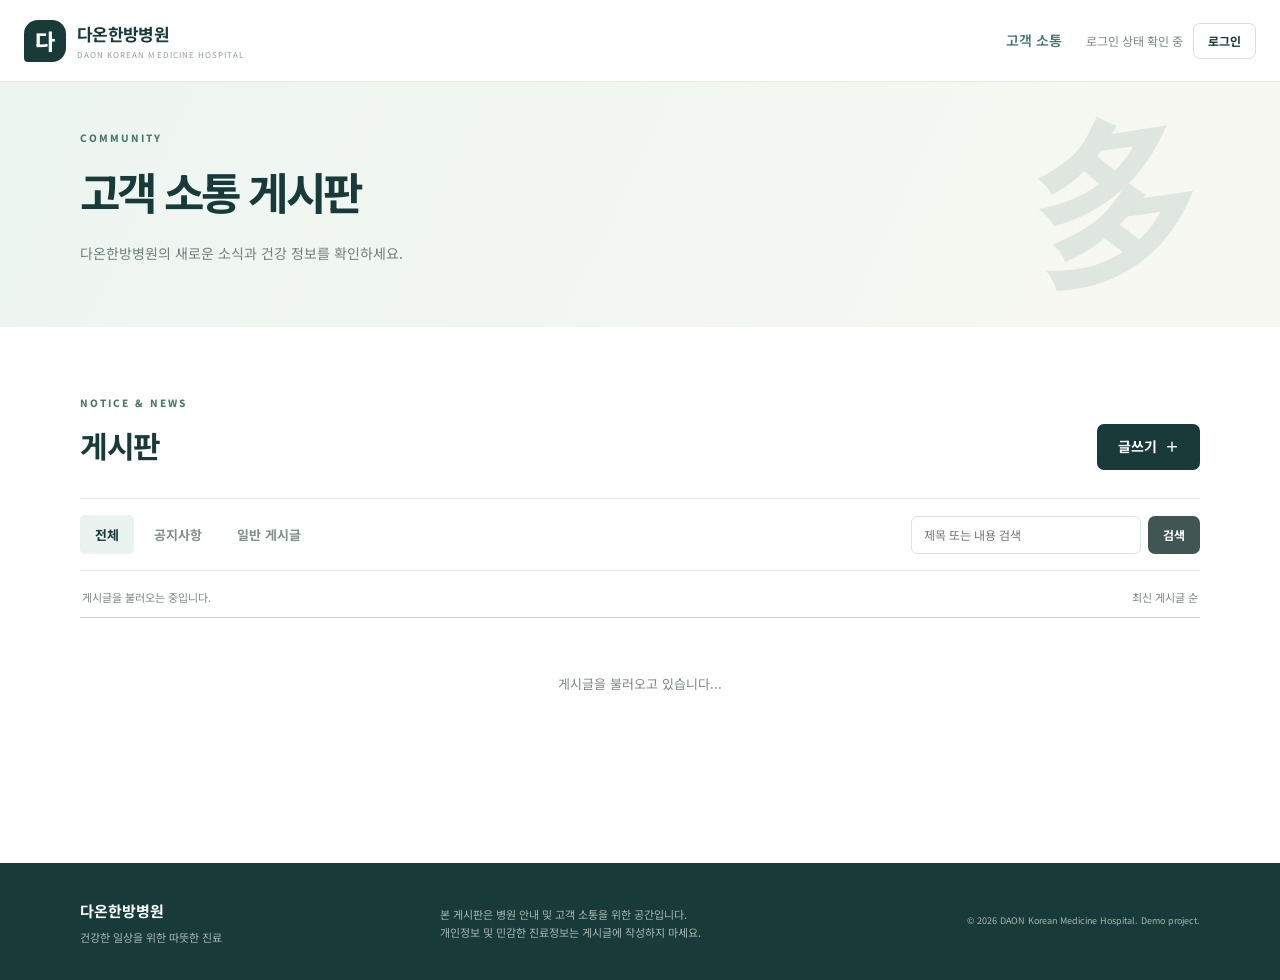
<file: index.html>
<!DOCTYPE html>
<html lang="ko">
<head>
  <meta charset="UTF-8">
  <meta name="viewport" content="width=device-width, initial-scale=1.0">
  <meta name="description" content="다온한방병원 고객 소통 게시판">
  <title>고객 소통 게시판 | 다온한방병원</title>
  <link rel="preconnect" href="https://fonts.googleapis.com">
  <link rel="preconnect" href="https://fonts.gstatic.com" crossorigin>
  <link href="https://fonts.googleapis.com/css2?family=Noto+Sans+KR:wght@400;500;600;700;800&display=swap" rel="stylesheet">
  <link rel="stylesheet" href="css/style.css">
</head>
<body>
  <header class="site-header">
    <div class="header-inner">
      <a class="brand" href="index.html"><span class="brand-mark">다</span><span><strong>다온한방병원</strong><small>DAON KOREAN MEDICINE HOSPITAL</small></span></a>
      <nav class="main-nav" aria-label="주요 메뉴">
        <a href="index.html" class="active">고객 소통</a>
        <a href="admin.html" id="adminNav" hidden>관리자</a>
      </nav>
      <div class="header-actions">
        <span id="userStatus" class="user-status">로그인 상태 확인 중</span>
        <a id="loginLink" class="button button-outline button-small" href="login.html">로그인</a>
        <button id="logoutButton" class="button button-outline button-small" hidden>로그아웃</button>
      </div>
    </div>
  </header>

  <main>
    <section class="page-hero">
      <div class="container hero-inner">
        <div>
          <p class="eyebrow">COMMUNITY</p>
          <h1>고객 소통 게시판</h1>
          <p>다온한방병원의 새로운 소식과 건강 정보를 확인하세요.</p>
        </div>
        <div class="hero-symbol" aria-hidden="true">多</div>
      </div>
    </section>

    <section class="container board-section">
      <div class="section-heading">
        <div><p class="eyebrow">NOTICE & NEWS</p><h2>게시판</h2></div>
        <a class="button button-primary" href="post.html">글쓰기 <span aria-hidden="true">＋</span></a>
      </div>

      <div class="board-toolbar">
        <div class="board-tabs" role="group" aria-label="게시글 종류">
          <button class="tab-button active" data-filter="all">전체</button>
          <button class="tab-button" data-filter="notice">공지사항</button>
          <button class="tab-button" data-filter="general">일반 게시글</button>
        </div>
        <form id="searchForm" class="search-form">
          <label class="sr-only" for="searchInput">게시글 검색</label>
          <input id="searchInput" type="search" placeholder="제목 또는 내용 검색">
          <button class="button button-dark button-small" type="submit">검색</button>
        </form>
      </div>

      <div class="board-meta"><span id="postCount">게시글을 불러오는 중입니다.</span><span>최신 게시글 순</span></div>
      <div id="postList" class="post-list" aria-live="polite">
        <div class="loading-state">게시글을 불러오고 있습니다...</div>
      </div>
      <div id="emptyState" class="empty-state" hidden>등록된 게시글이 없습니다.</div>
      <div id="boardMessage" class="message" role="status"></div>
    </section>
  </main>

  <footer class="site-footer">
    <div class="container footer-inner">
      <div><strong>다온한방병원</strong><p>건강한 일상을 위한 따뜻한 진료</p></div>
      <p>본 게시판은 병원 안내 및 고객 소통을 위한 공간입니다.<br>개인정보 및 민감한 진료정보는 게시글에 작성하지 마세요.</p>
      <small>© 2026 DAON Korean Medicine Hospital. Demo project.</small>
    </div>
  </footer>

  <script src="config.js"></script>
  <script type="module" src="js/board.js"></script>
</body>
</html>
</file>
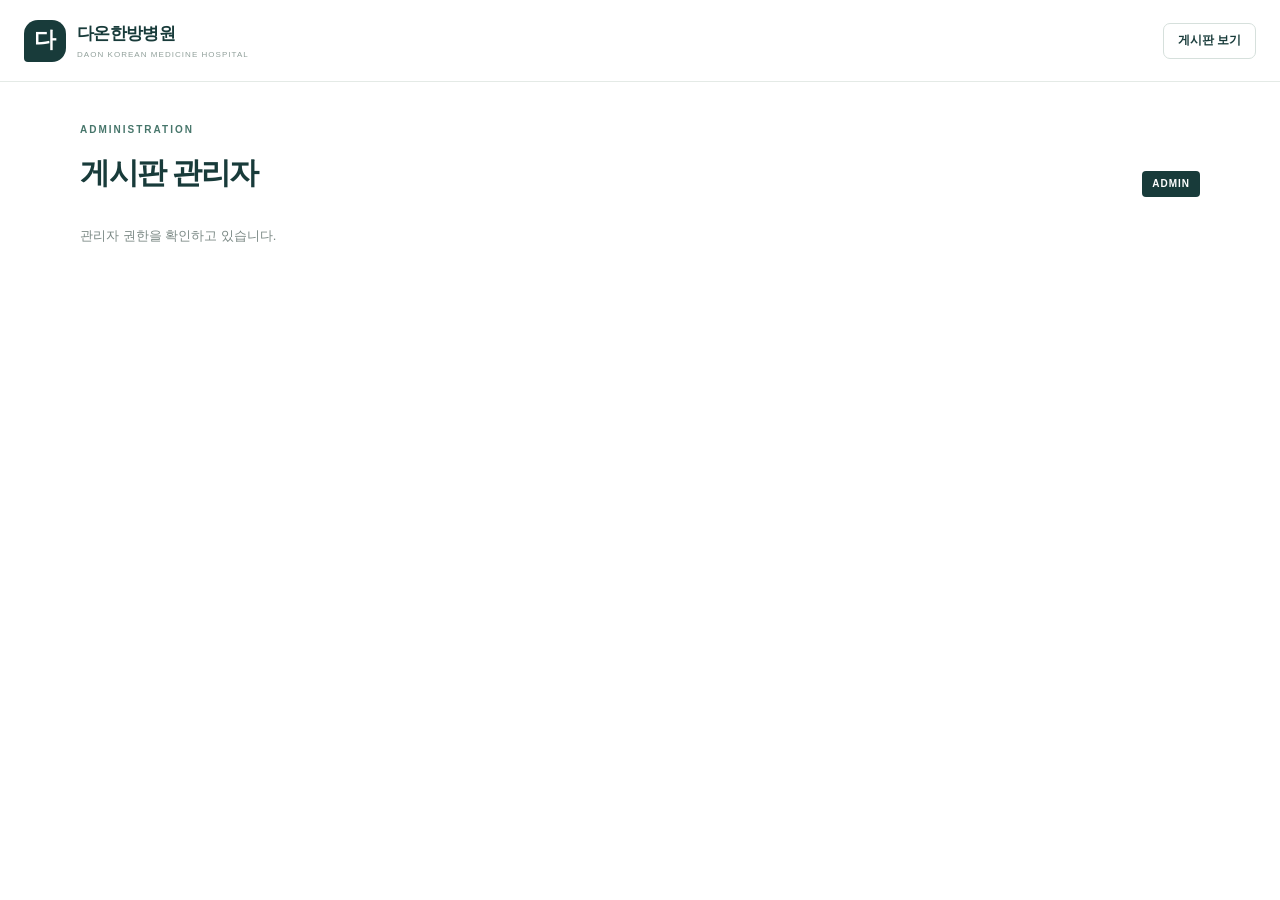
<file: admin.html>
<!DOCTYPE html>
<html lang="ko">
<head>
  <meta charset="UTF-8"><meta name="viewport" content="width=device-width, initial-scale=1.0">
  <title>관리자 페이지 | 다온한방병원</title><link rel="stylesheet" href="css/style.css">
</head>
<body>
  <header class="site-header"><div class="header-inner">
    <a class="brand" href="index.html"><span class="brand-mark">다</span><span><strong>다온한방병원</strong><small>DAON KOREAN MEDICINE HOSPITAL</small></span></a>
    <a class="button button-outline button-small" href="index.html">게시판 보기</a>
  </div></header>
  <main class="container content-main">
    <div class="section-heading"><div><p class="eyebrow">ADMINISTRATION</p><h1>게시판 관리자</h1></div><span class="admin-pill">ADMIN</span></div>
    <div id="adminNotice" class="message" role="status">관리자 권한을 확인하고 있습니다.</div>
    <section id="adminPanel" hidden>
      <div class="admin-summary"><div><span>전체 게시글</span><strong id="totalPosts">-</strong></div><div><span>공지사항</span><strong id="totalNotices">-</strong></div><div><span>전체 댓글</span><strong id="totalComments">-</strong></div></div>
      <div class="admin-table-wrap"><table class="admin-table"><thead><tr><th>종류</th><th>제목</th><th>작성일</th><th>관리</th></tr></thead><tbody id="adminPostRows"></tbody></table></div>
      <p class="form-help">공지 전환과 게시글 삭제를 관리할 수 있습니다. 회원의 관리자 권한은 Supabase SQL 편집기에서 안전하게 부여합니다.</p>
    </section>
  </main>
  <script src="config.js"></script>
  <script type="module" src="js/admin.js"></script>
</body>
</html>
</file>
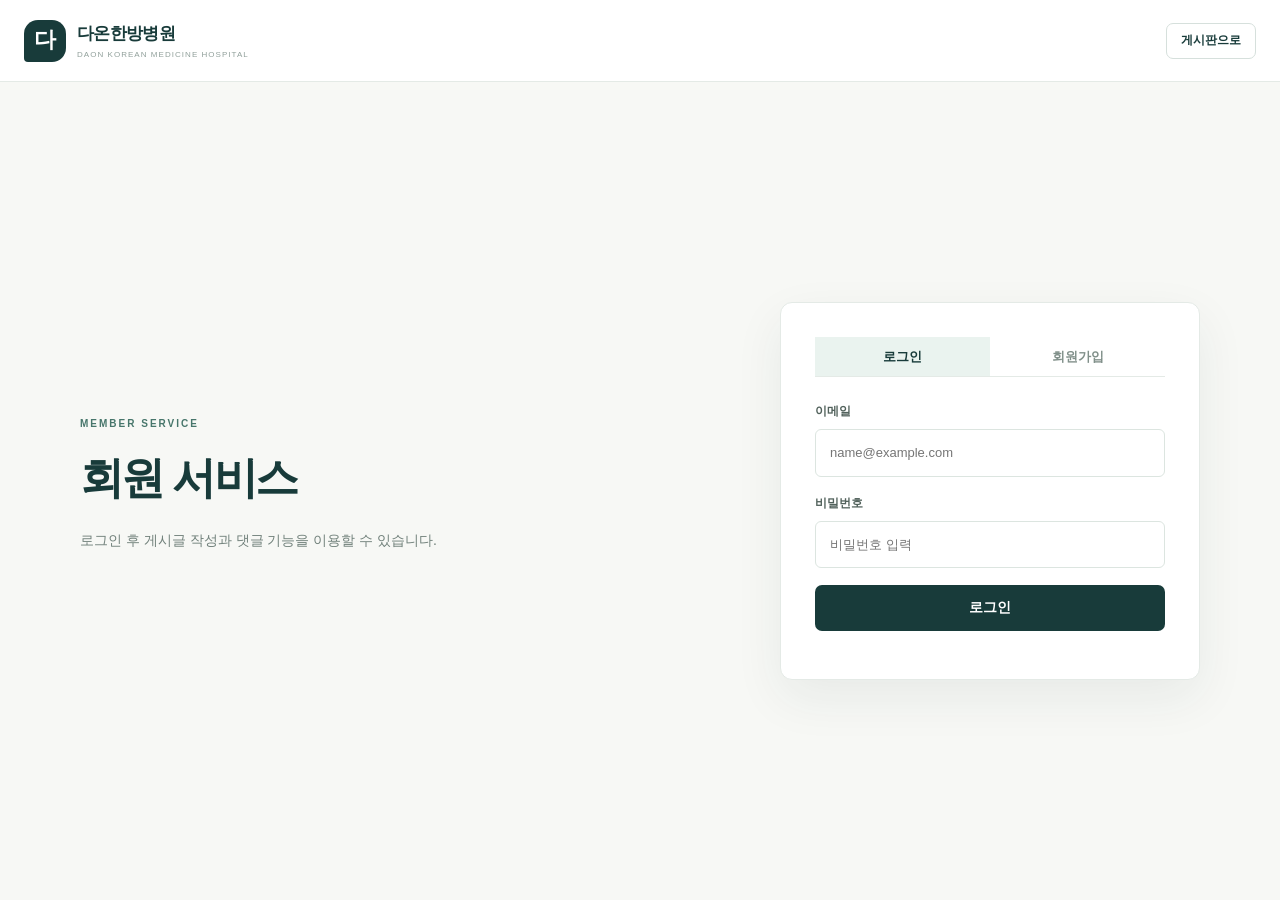
<file: login.html>
<!DOCTYPE html>
<html lang="ko">
<head>
  <meta charset="UTF-8"><meta name="viewport" content="width=device-width, initial-scale=1.0">
  <title>로그인 및 회원가입 | 다온한방병원</title>
  <link rel="stylesheet" href="css/style.css">
</head>
<body class="auth-page">
  <header class="site-header"><div class="header-inner">
    <a class="brand" href="index.html"><span class="brand-mark">다</span><span><strong>다온한방병원</strong><small>DAON KOREAN MEDICINE HOSPITAL</small></span></a>
    <a class="button button-outline button-small" href="index.html">게시판으로</a>
  </div></header>
  <main class="auth-main container">
    <div class="auth-intro"><p class="eyebrow">MEMBER SERVICE</p><h1>회원 서비스</h1><p>로그인 후 게시글 작성과 댓글 기능을 이용할 수 있습니다.</p></div>
    <section class="auth-card">
      <div class="auth-tabs">
        <button class="tab-button active" data-auth-tab="login">로그인</button>
        <button class="tab-button" data-auth-tab="signup">회원가입</button>
      </div>
      <form id="loginForm" class="form-stack">
        <label>이메일<input type="email" id="loginEmail" autocomplete="email" required placeholder="name@example.com"></label>
        <label>비밀번호<input type="password" id="loginPassword" autocomplete="current-password" required minlength="6" placeholder="비밀번호 입력"></label>
        <button class="button button-primary button-full" type="submit">로그인</button>
      </form>
      <form id="signupForm" class="form-stack" hidden>
        <label>이름 또는 닉네임<input type="text" id="signupName" required maxlength="30" placeholder="게시판에 표시할 이름"></label>
        <label>이메일<input type="email" id="signupEmail" autocomplete="email" required placeholder="name@example.com"></label>
        <label>비밀번호<input type="password" id="signupPassword" autocomplete="new-password" required minlength="8" placeholder="8자 이상 입력"></label>
        <button class="button button-primary button-full" type="submit">회원가입</button>
        <p class="form-help">가입 후 이메일 인증이 필요한 경우, 받은 메일의 인증 링크를 눌러 주세요.</p>
      </form>
      <div id="authMessage" class="message" role="status"></div>
    </section>
  </main>
  <script src="config.js"></script>
  <script type="module" src="js/auth.js"></script>
</body>
</html>
</file>
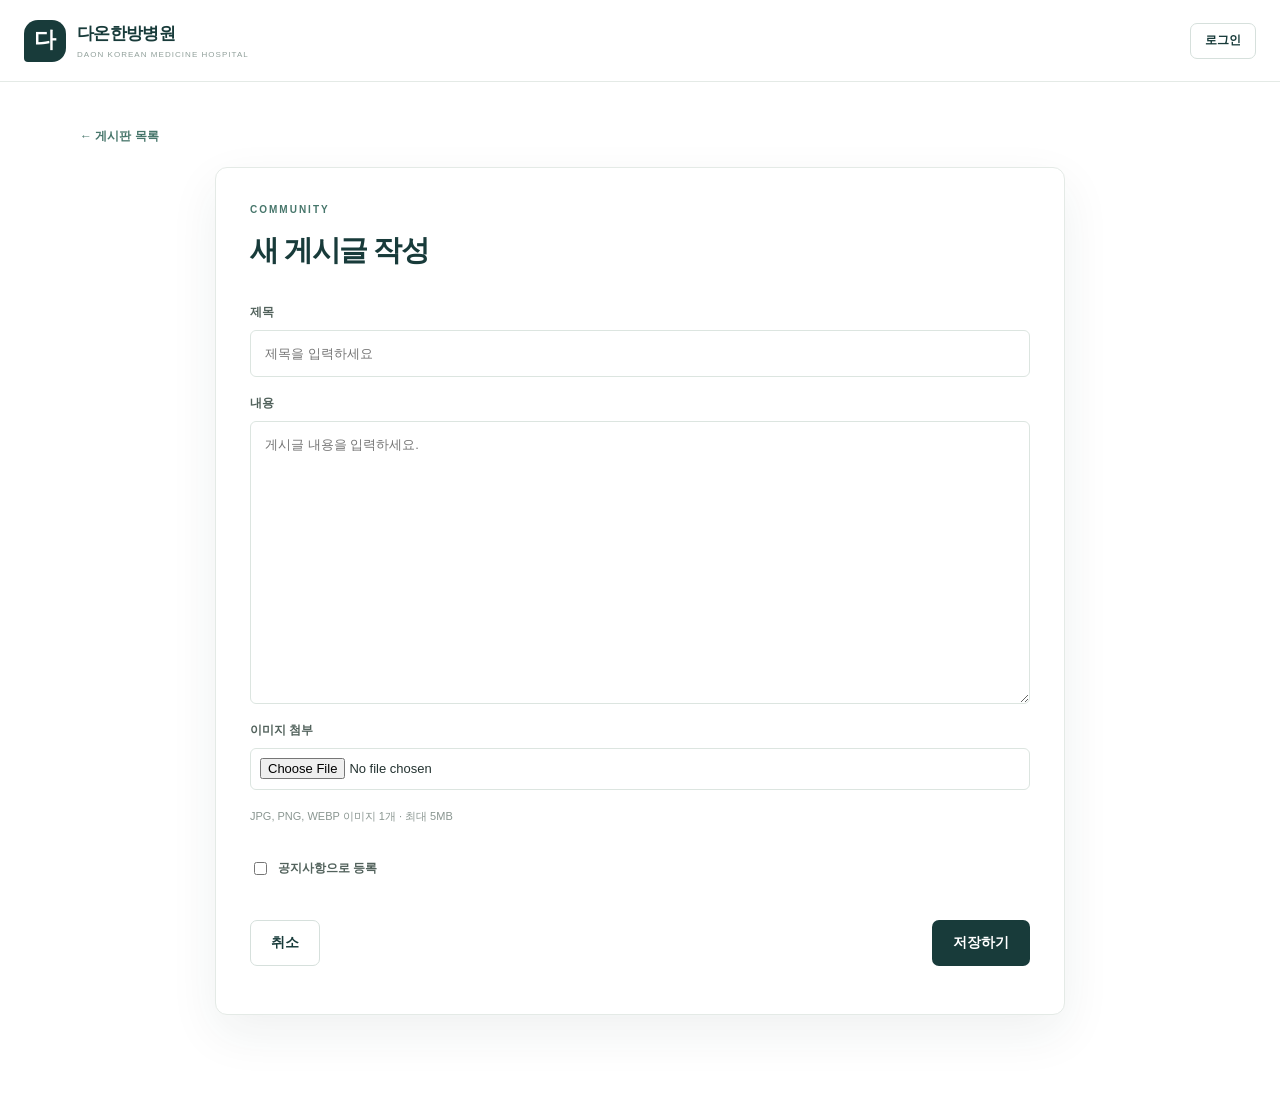
<file: post.html>
<!DOCTYPE html>
<html lang="ko">
<head>
  <meta charset="UTF-8"><meta name="viewport" content="width=device-width, initial-scale=1.0">
  <title>게시글 | 다온한방병원</title><link rel="stylesheet" href="css/style.css">
</head>
<body>
  <header class="site-header"><div class="header-inner">
    <a class="brand" href="index.html"><span class="brand-mark">다</span><span><strong>다온한방병원</strong><small>DAON KOREAN MEDICINE HOSPITAL</small></span></a>
    <div class="header-actions"><span id="userStatus" class="user-status"></span><a id="loginLink" class="button button-outline button-small" href="login.html">로그인</a><button id="logoutButton" class="button button-outline button-small" hidden>로그아웃</button></div>
  </div></header>
  <main class="container content-main">
    <a class="back-link" href="index.html">← 게시판 목록</a>
    <section class="editor-card">
      <p class="eyebrow">COMMUNITY</p><h1 id="editorHeading">새 게시글 작성</h1>
      <form id="postForm" class="form-stack">
        <label>제목<input id="postTitle" type="text" maxlength="120" required placeholder="제목을 입력하세요"></label>
        <label>내용<textarea id="postContent" rows="12" required maxlength="10000" placeholder="게시글 내용을 입력하세요."></textarea></label>
        <label class="file-field">이미지 첨부 <input id="postImage" type="file" accept="image/jpeg,image/png,image/webp"></label>
        <p class="form-help">JPG, PNG, WEBP 이미지 1개 · 최대 5MB</p>
        <div id="existingImage" class="existing-image"></div>
        <label id="noticeOption" class="check-label" hidden><input id="isNotice" type="checkbox"> 공지사항으로 등록</label>
        <div class="form-actions"><a class="button button-outline" href="index.html">취소</a><button class="button button-primary" type="submit">저장하기</button></div>
      </form>
      <div id="postMessage" class="message" role="status"></div>
    </section>
    <section id="postDetail" class="detail-card" hidden>
      <div id="detailContent"></div>
      <div class="form-actions"><a class="button button-outline" href="index.html">목록으로</a><div id="ownerActions" class="inline-actions" hidden><a id="editPost" class="button button-outline" href="#">수정</a><button id="deletePost" class="button button-danger">삭제</button></div></div>
      <div class="comment-section"><h2>댓글 <span id="commentCount">0</span></h2>
        <form id="commentForm" class="comment-form"><label class="sr-only" for="commentInput">댓글 입력</label><textarea id="commentInput" rows="3" maxlength="1000" placeholder="댓글을 입력하세요." required></textarea><button class="button button-primary" type="submit">댓글 등록</button></form>
        <div id="commentList" class="comment-list"></div>
      </div>
    </section>
  </main>
  <script src="config.js"></script>
  <script type="module" src="js/post.js"></script>
</body>
</html>
</file>
<file: css/style.css>
/* =========================
   다온한방병원 게시판 공통 스타일
   색상과 간격은 :root에서 쉽게 변경할 수 있습니다.
========================= */
:root {
  --navy: #183b3a;
  --green: #47766b;
  --mint: #eaf3ef;
  --cream: #f7f8f5;
  --ink: #243331;
  --muted: #7b8985;
  --line: #e4eae6;
  --white: #fff;
  --danger: #bd4a4a;
  --shadow: 0 18px 50px rgba(24, 59, 58, .07);
}
* { box-sizing: border-box; }
body { margin: 0; color: var(--ink); background: #fff; font-family: "Noto Sans KR", sans-serif; line-height: 1.65; }
a { color: inherit; text-decoration: none; }
button, input, textarea { font: inherit; }
button { cursor: pointer; }
[hidden] { display: none !important; }
.container { width: min(1120px, calc(100% - 48px)); margin-inline: auto; }
.sr-only { position: absolute; width: 1px; height: 1px; padding: 0; margin: -1px; overflow: hidden; clip: rect(0,0,0,0); white-space: nowrap; border: 0; }

.site-header { height: 82px; border-bottom: 1px solid var(--line); background: rgba(255,255,255,.96); }
.header-inner { width: min(1240px, calc(100% - 48px)); height: 100%; margin: auto; display: flex; align-items: center; justify-content: space-between; gap: 24px; }
.brand { display: inline-flex; align-items: center; gap: 11px; flex-shrink: 0; }
.brand-mark { display: grid; place-items: center; width: 42px; height: 42px; border-radius: 14px 14px 14px 4px; color: #fff; background: var(--navy); font-size: 22px; font-weight: 800; }
.brand strong { display: block; color: var(--navy); font-size: 17px; letter-spacing: -.04em; }
.brand small { display: block; color: #91a09b; font-size: 8px; letter-spacing: .13em; }
.main-nav { display: flex; gap: 32px; margin-left: auto; }
.main-nav a { color: #73817d; font-size: 14px; font-weight: 600; }
.main-nav a.active, .main-nav a:hover { color: var(--green); }
.header-actions { display: flex; align-items: center; gap: 10px; }
.user-status { color: var(--muted); font-size: 12px; }
.button { display: inline-flex; justify-content: center; align-items: center; gap: 8px; min-height: 46px; padding: 0 20px; border: 1px solid transparent; border-radius: 7px; font-size: 14px; font-weight: 700; transition: .2s ease; }
.button-primary { color: #fff; background: var(--navy); }
.button-primary:hover { background: #28534f; transform: translateY(-1px); }
.button-dark { color: #fff; background: #405653; }
.button-outline { color: var(--navy); background: #fff; border-color: #d6e0dc; }
.button-danger { color: #fff; background: var(--danger); }
.button-small { min-height: 36px; padding: 0 14px; font-size: 12px; }
.button-full { width: 100%; }

.page-hero { overflow: hidden; background: linear-gradient(115deg, #edf5f0, #f8f8f2); }
.hero-inner { min-height: 245px; display: flex; align-items: center; justify-content: space-between; }
.eyebrow { margin: 0 0 9px; color: var(--green); font-size: 10px; font-weight: 800; letter-spacing: .2em; }
.page-hero h1, .auth-intro h1 { margin: 0; color: var(--navy); font-size: clamp(30px, 4vw, 44px); letter-spacing: -.06em; }
.page-hero p:not(.eyebrow), .auth-intro p:not(.eyebrow) { color: #71817b; font-size: 14px; }
.hero-symbol { color: rgba(71,118,107,.13); font-family: serif; font-size: 170px; font-weight: 700; line-height: 1; transform: rotate(-8deg); }

.board-section { padding-block: 68px 100px; }
.section-heading { display: flex; align-items: end; justify-content: space-between; gap: 20px; margin-bottom: 28px; }
.section-heading h2, .section-heading h1 { margin: 0; color: var(--navy); font-size: 30px; letter-spacing: -.05em; }
.board-toolbar { display: flex; align-items: center; justify-content: space-between; gap: 20px; padding: 16px 0; border-top: 1px solid var(--line); border-bottom: 1px solid var(--line); }
.board-tabs { display: flex; gap: 5px; }
.tab-button { padding: 9px 15px; color: #81908a; border: 0; border-radius: 5px; background: transparent; font-size: 13px; font-weight: 700; }
.tab-button.active { color: var(--navy); background: var(--mint); }
.search-form { display: flex; gap: 7px; }
.search-form input { width: 230px; }
input, textarea { width: 100%; border: 1px solid #dce5e0; border-radius: 6px; padding: 12px 14px; color: var(--ink); background: #fff; outline: none; }
input:focus, textarea:focus { border-color: var(--green); box-shadow: 0 0 0 3px rgba(71,118,107,.10); }
.search-form input { padding: 8px 12px; font-size: 12px; }
.board-meta { display: flex; justify-content: space-between; padding: 17px 2px 10px; color: var(--muted); font-size: 11px; }
.post-list { border-top: 1px solid #cbd8d2; }
.post-row { min-height: 68px; display: grid; grid-template-columns: 66px minmax(0,1fr) 110px 100px; align-items: center; gap: 15px; padding: 12px 14px; border-bottom: 1px solid var(--line); transition: background .15s; }
.post-row:hover { background: #f8fbf9; }
.post-row-title { overflow: hidden; color: #34443f; font-size: 14px; font-weight: 600; text-overflow: ellipsis; white-space: nowrap; }
.post-author, .post-row time { color: #89958f; font-size: 11px; text-align: center; }
.category-badge { display: inline-flex; width: fit-content; padding: 3px 9px; border-radius: 4px; color: #63746e; background: #f0f3f1; font-size: 10px; font-weight: 700; }
.category-badge.notice { color: #fff; background: var(--green); }
.empty-state, .loading-state { padding: 55px 20px; color: var(--muted); text-align: center; font-size: 13px; }
.message { margin-top: 14px; color: var(--muted); font-size: 13px; }
.message.error { color: var(--danger); }
.message.success { color: var(--green); }

.site-footer { padding: 34px 0; color: #a8b5af; background: #183b3a; }
.footer-inner { display: grid; grid-template-columns: 1fr 1.5fr auto; align-items: center; gap: 28px; }
.footer-inner strong { color: #fff; font-size: 15px; }
.footer-inner p { margin: 4px 0 0; font-size: 11px; }
.footer-inner small { font-size: 9px; text-align: right; }

.auth-page { min-height: 100vh; background: var(--cream); }
.auth-main { display: grid; grid-template-columns: 1fr 420px; align-items: center; gap: 70px; min-height: calc(100vh - 82px); padding-block: 70px; }
.auth-card, .editor-card, .detail-card { padding: 34px; border: 1px solid var(--line); border-radius: 12px; background: #fff; box-shadow: var(--shadow); }
.auth-tabs { display: grid; grid-template-columns: 1fr 1fr; margin-bottom: 25px; border-bottom: 1px solid var(--line); }
.auth-tabs .tab-button { border-radius: 0; }
.form-stack { display: grid; gap: 17px; }
.form-stack label { display: grid; gap: 7px; color: #52625c; font-size: 12px; font-weight: 700; }
.form-stack input, .form-stack textarea { font-size: 13px; font-weight: 400; }
.form-help { margin: 0; color: #8a9691; font-size: 11px; font-weight: 400; }
.content-main { padding-block: 40px 100px; }
.back-link { display: inline-block; margin-bottom: 20px; color: var(--green); font-size: 12px; font-weight: 700; }
.editor-card { max-width: 850px; margin: auto; }
.editor-card h1 { margin: 0 0 28px; color: var(--navy); font-size: 29px; letter-spacing: -.05em; }
.file-field input { padding: 9px; }
.check-label { display: flex !important; align-items: center; gap: 8px !important; }
.check-label input { width: auto; }
.form-actions { display: flex; justify-content: space-between; align-items: center; gap: 10px; margin-top: 24px; }
.inline-actions { display: flex; gap: 8px; }
.existing-image { color: var(--muted); font-size: 11px; }
.detail-card { max-width: 900px; margin: auto; }
.detail-card h1 { margin: 12px 0; color: var(--navy); font-size: 30px; letter-spacing: -.05em; }
.detail-meta { padding-bottom: 18px; color: var(--muted); border-bottom: 1px solid var(--line); font-size: 11px; }
.detail-body { min-height: 180px; padding: 24px 0; color: #45544f; font-size: 14px; white-space: pre-wrap; overflow-wrap: anywhere; }
.detail-image { display: block; max-width: 100%; max-height: 620px; margin: 12px 0; border-radius: 8px; object-fit: contain; }
.comment-section { margin-top: 45px; padding-top: 28px; border-top: 1px solid var(--line); }
.comment-section h2 { color: var(--navy); font-size: 19px; }
.comment-section h2 span { color: var(--green); font-size: 14px; }
.comment-form { display: grid; grid-template-columns: 1fr 105px; align-items: end; gap: 10px; }
.comment-form textarea { min-height: 75px; }
.comment-item { position: relative; padding: 17px 0; border-bottom: 1px solid var(--line); }
.comment-head { display: flex; justify-content: space-between; color: #61716a; font-size: 11px; }
.comment-head time { color: #a0aaa5; }
.comment-item p { margin: 8px 0 0; color: #4e5b56; font-size: 13px; white-space: pre-wrap; }
.text-button { padding: 3px 7px; color: var(--green); border: 0; background: transparent; font-size: 11px; }
.danger-text { color: var(--danger); }

.admin-pill { padding: 5px 10px; border-radius: 4px; color: #fff; background: var(--navy); font-size: 10px; font-weight: 800; letter-spacing: .1em; }
.admin-summary { display: grid; grid-template-columns: repeat(3,1fr); gap: 14px; margin: 25px 0; }
.admin-summary div { padding: 20px; border: 1px solid var(--line); border-radius: 8px; background: #f9fbf9; }
.admin-summary span { display: block; color: var(--muted); font-size: 11px; }
.admin-summary strong { display: block; color: var(--navy); font-size: 28px; }
.admin-table-wrap { overflow-x: auto; border: 1px solid var(--line); border-radius: 8px; }
.admin-table { width: 100%; border-collapse: collapse; font-size: 12px; }
.admin-table th, .admin-table td { padding: 14px; border-bottom: 1px solid var(--line); text-align: left; white-space: nowrap; }
.admin-table th { color: #64736d; background: #f6f9f7; }
.admin-table td a { color: var(--navy); font-weight: 700; }
.admin-actions { display: flex; gap: 8px; }

@media (max-width: 760px) {
  .container, .header-inner { width: min(100% - 32px, 600px); }
  .site-header { height: auto; min-height: 72px; }
  .header-inner { flex-wrap: wrap; padding-block: 12px; }
  .brand-mark { width: 36px; height: 36px; }
  .brand strong { font-size: 14px; }
  .brand small { font-size: 7px; }
  .main-nav { order: 3; width: 100%; margin: 0; padding-top: 8px; }
  .header-actions { margin-left: auto; }
  .user-status { display: none; }
  .hero-inner { min-height: 190px; }
  .hero-symbol { font-size: 110px; }
  .board-section { padding-block: 42px 65px; }
  .section-heading h2, .section-heading h1 { font-size: 25px; }
  .board-toolbar { align-items: stretch; flex-direction: column; gap: 10px; }
  .search-form input { flex: 1; width: 100%; }
  .post-row { grid-template-columns: 48px minmax(0,1fr) 75px; gap: 8px; padding: 12px 4px; }
  .post-author { display: none; }
  .post-row time { font-size: 10px; }
  .post-row-title { font-size: 12px; }
  .footer-inner { grid-template-columns: 1fr; gap: 12px; }
  .footer-inner small { text-align: left; }
  .auth-main { grid-template-columns: 1fr; gap: 25px; padding-block: 45px; }
  .auth-card, .editor-card, .detail-card { padding: 22px; }
  .auth-intro h1 { font-size: 32px; }
  .comment-form { grid-template-columns: 1fr; }
  .admin-summary { gap: 7px; }
  .admin-summary div { padding: 12px; }
  .admin-summary strong { font-size: 22px; }
}
</file>
